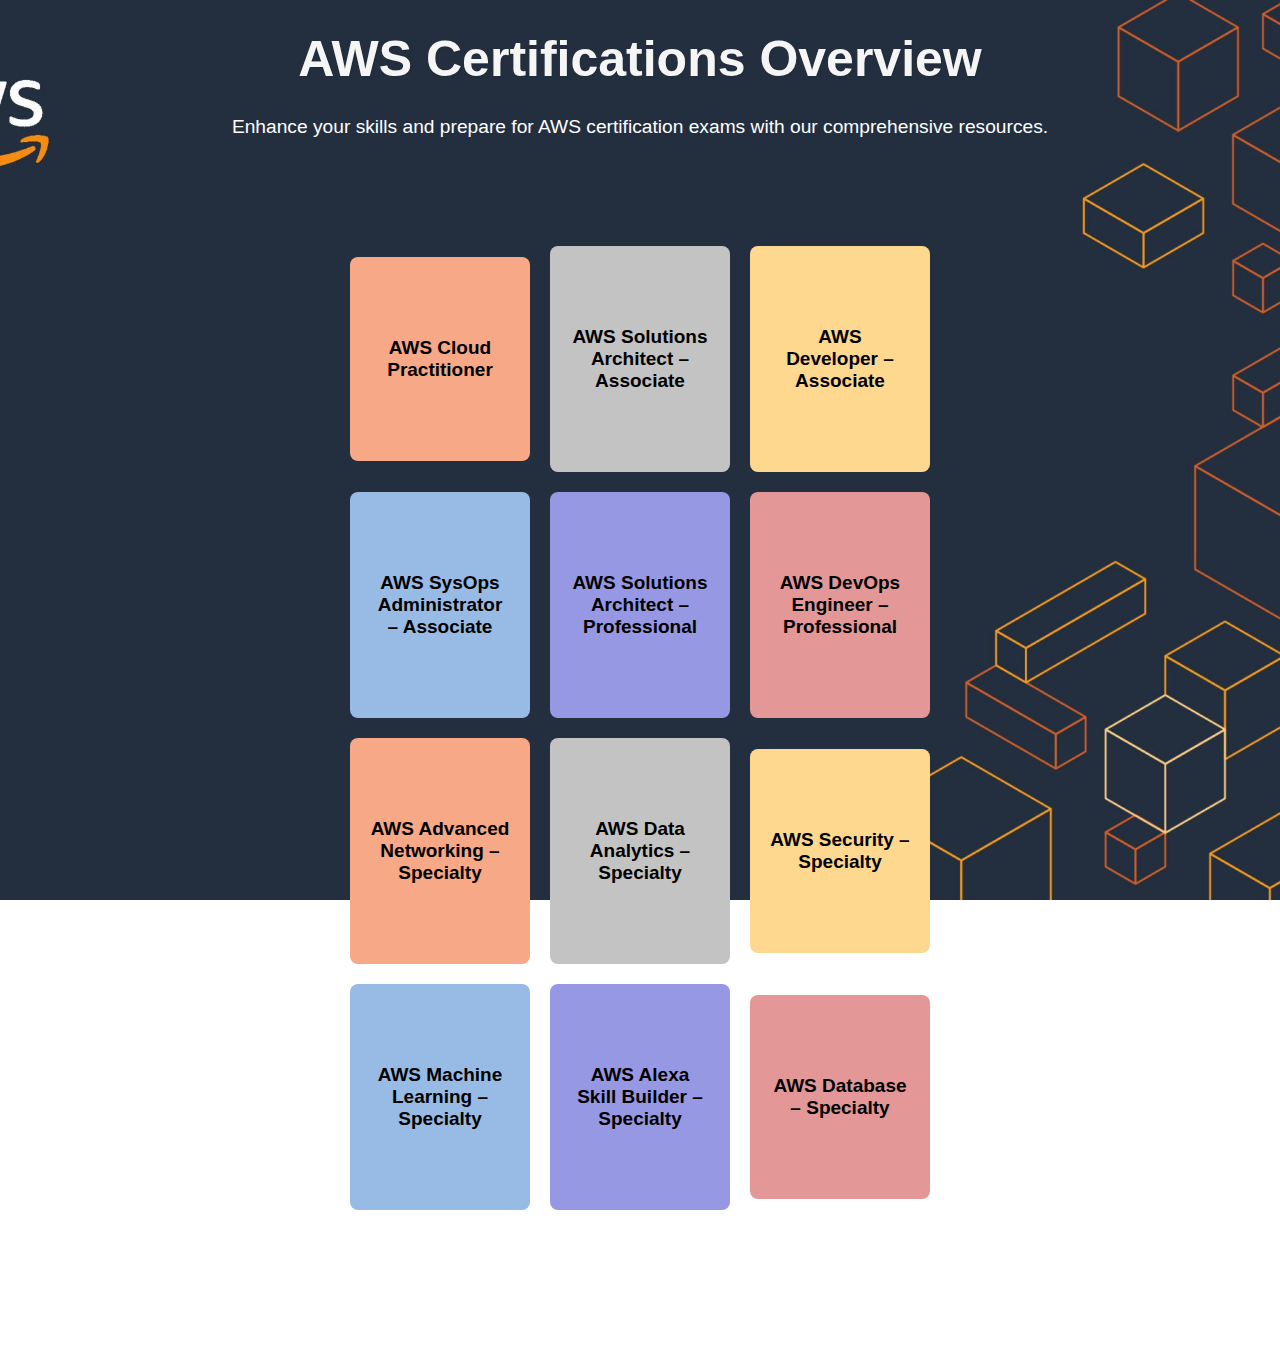
<file: index.html>
<!DOCTYPE html>
<html lang="en">
    <head>
        <meta charset="UTF-8">
        <meta name="viewport" content="width=device-width, initial-scale=1.0">
        <title>AWS Exam | Certification Overview</title>
        <meta name="description" content="Explore AWS certifications and enhance your cloud skills with comprehensive practice questions and answers for various AWS certifications.">
        <meta name="keywords" content="AWS, Certifications, Cloud Practitioner, Solutions Architect, Developer, SysOps, DevOps, Networking, Data Analytics, Security, Machine Learning, Alexa Skill Builder, Database">
        <meta name="author" content="Hicham Afif">
        <link rel="icon" href="icon32.png" sizes="32x32" type="image/png">
        <link rel="icon" href="icon512.png" sizes="512x512" type="image/png">
        <meta property="og:title" content="AWS Exam | Certification Overview">
        <meta property="og:description" content="Explore AWS certifications and enhance your cloud skills with practice questions and answers for all levels of expertise.">
        <meta property="og:image" content="https://aws-exam.online/cover.jpg"> <!-- Add a relevant image URL -->
        <meta property="og:url" content="https://aws-exam.online"> <!-- Your website URL -->
        <meta name="twitter:card" content="summary_large_image">
        <meta name="twitter:title" content="AWS Exam | Certification Overview">
        <meta name="twitter:description" content="Explore AWS certifications and enhance your cloud skills with practice questions and answers for all levels of expertise.">
        <meta name="twitter:image" content="https://aws-exam.online/cover.jpg"> <!-- Add a relevant image URL -->
        <link rel="stylesheet" href="styles.css">
        <script>
        window.dataLayer = window.dataLayer || [];
        function gtag(){dataLayer.push(arguments);}
        gtag('js', new Date());
        gtag('config', 'G-L27RT0EZZS');
        </script>
        <script async src="https://pagead2.googlesyndication.com/pagead/js/adsbygoogle.js?client=ca-pub-4438789362557863" crossorigin="anonymous"></script>
    </head>
<body>
    <header>
        <h1>AWS Certifications Overview</h1>
        <p>Enhance your skills and prepare for AWS certification exams with our comprehensive resources.</p>
    </header>
    
    <div class="container">
        <a href="aws-cloud-practitioner.html" class="rectangle">AWS Cloud Practitioner</a>
        <a href="aws-solutions-architect-associate.html" class="rectangle">AWS Solutions Architect – Associate</a>
        <a href="aws-developer-associate.html" class="rectangle">AWS Developer – Associate</a>
        <a href="aws-sysops-admin-associate.html" class="rectangle">AWS SysOps Administrator – Associate</a>
        <a href="aws-solutions-architect-professional.html" class="rectangle">AWS Solutions Architect – Professional</a>
        <a href="aws-devops-engineer-professional.html" class="rectangle">AWS DevOps Engineer – Professional</a>
        <a href="aws-advanced-networking-specialty.html" class="rectangle">AWS Advanced Networking – Specialty</a>
        <a href="aws-data-analytics-specialty.html" class="rectangle">AWS Data Analytics – Specialty</a>
        <a href="aws-security-specialty.html" class="rectangle">AWS Security – Specialty</a>
        <a href="aws-machine-learning-specialty.html" class="rectangle">AWS Machine Learning – Specialty</a>
        <a href="aws-alexa-skill-builder-specialty.html" class="rectangle">AWS Alexa Skill Builder – Specialty</a>
        <a href="aws-database-specialty.html" class="rectangle">AWS Database – Specialty</a>
    </div>

    <!-- Adsterra Ad Code -->
    <div id="ad-container">
        
    </div>

    
    <footer>
        <p>© 2024 AWS Exam - Your Guide to AWS Certification Succes</p>
    </footer>

</body>
</html>
</file>
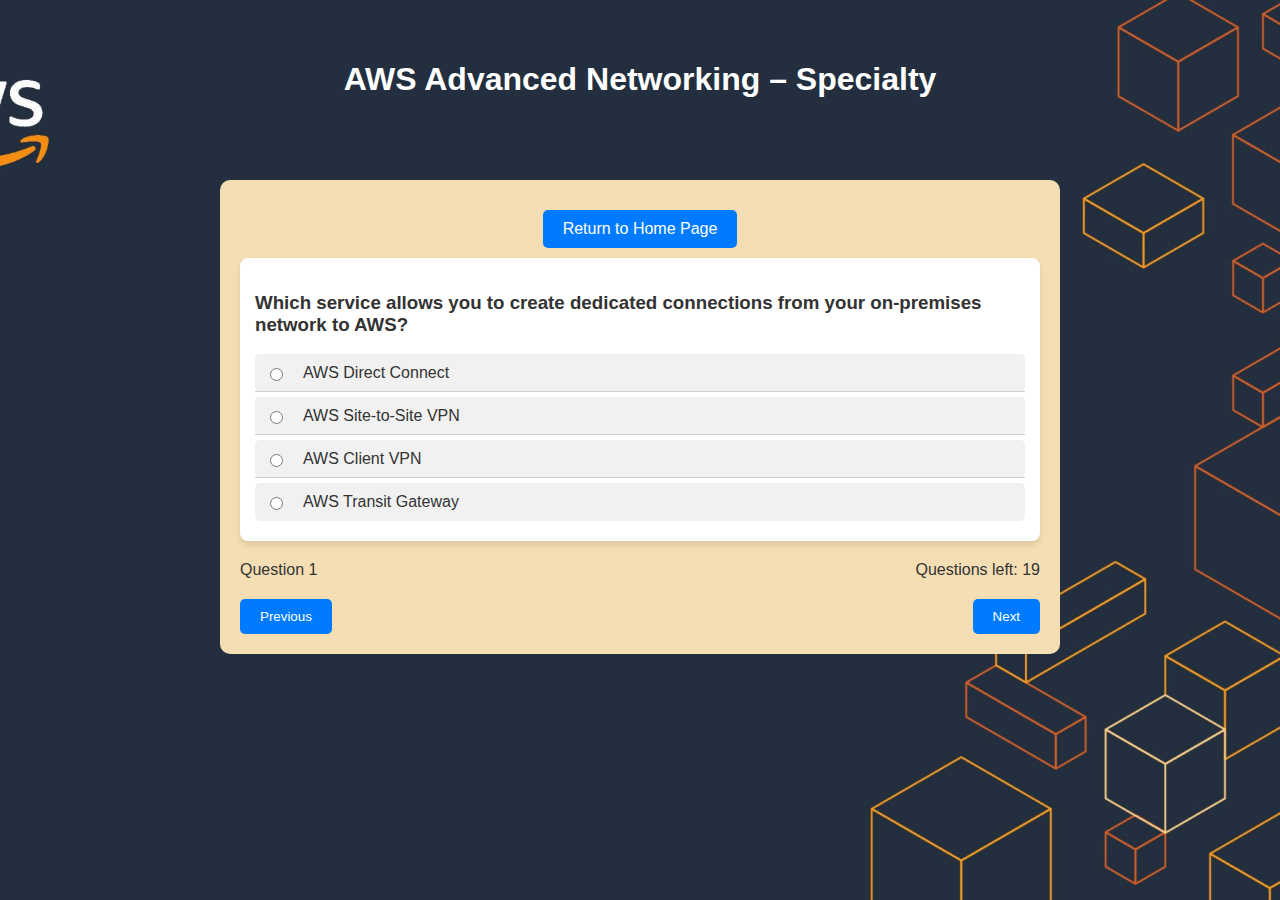
<file: aws-advanced-networking-specialty.html>
<!DOCTYPE html>
<html lang="en">
<head>
    <meta charset="UTF-8">
    <meta name="viewport" content="width=device-width, initial-scale=1.0">
    <title>AWS Advanced Networking – Specialty</title>
    <link rel="stylesheet" href="stylepages.css">
    <link rel="icon" href="icon32.png" sizes="32x32" type="image/png">
    <link rel="icon" href="icon512.png" sizes="512x512" type="image/png">
    <script async src="https://www.googletagmanager.com/gtag/js?id=G-L27RT0EZZS"></script>
    <script>
    window.dataLayer = window.dataLayer || [];
    function gtag(){dataLayer.push(arguments);}
    gtag('js', new Date());
    gtag('config', 'G-L27RT0EZZS');
    </script>
</head>
<body>
    <header>
        <h1>AWS Advanced Networking – Specialty</h1>
    </header>
    
    <main>
        <div id="question-container">
            <button id="home-button" onclick="location.href='index.html'">Return to Home Page</button>
            <div id="question-section" class="questions-section">
                <!-- Questions will be dynamically inserted here disabled -->
            </div>
            <div id="question-info">
                <span id="question-number">Question 1</span>
                <span id="questions-left">Questions left: 20</span>
            </div>
            <div id="navigation-buttons">
                <button id="prev-button" >Previous</button>
                <button id="next-button">Next</button>
            </div>
        </div>

        <div id="result" style="display:none;">
            <h2>Quiz Results</h2>
            <button class="retake-btn">Retake the Test</button>
            <button id="home-button" onclick="location.href='index.html'">Return to Home Page</button>
            <div id="question-review"></div>
        </div>
                
    </main>
    
    <script src="javascript/aws-advanced-networking-specialty.js"></script>
</body>
</html>
</file>
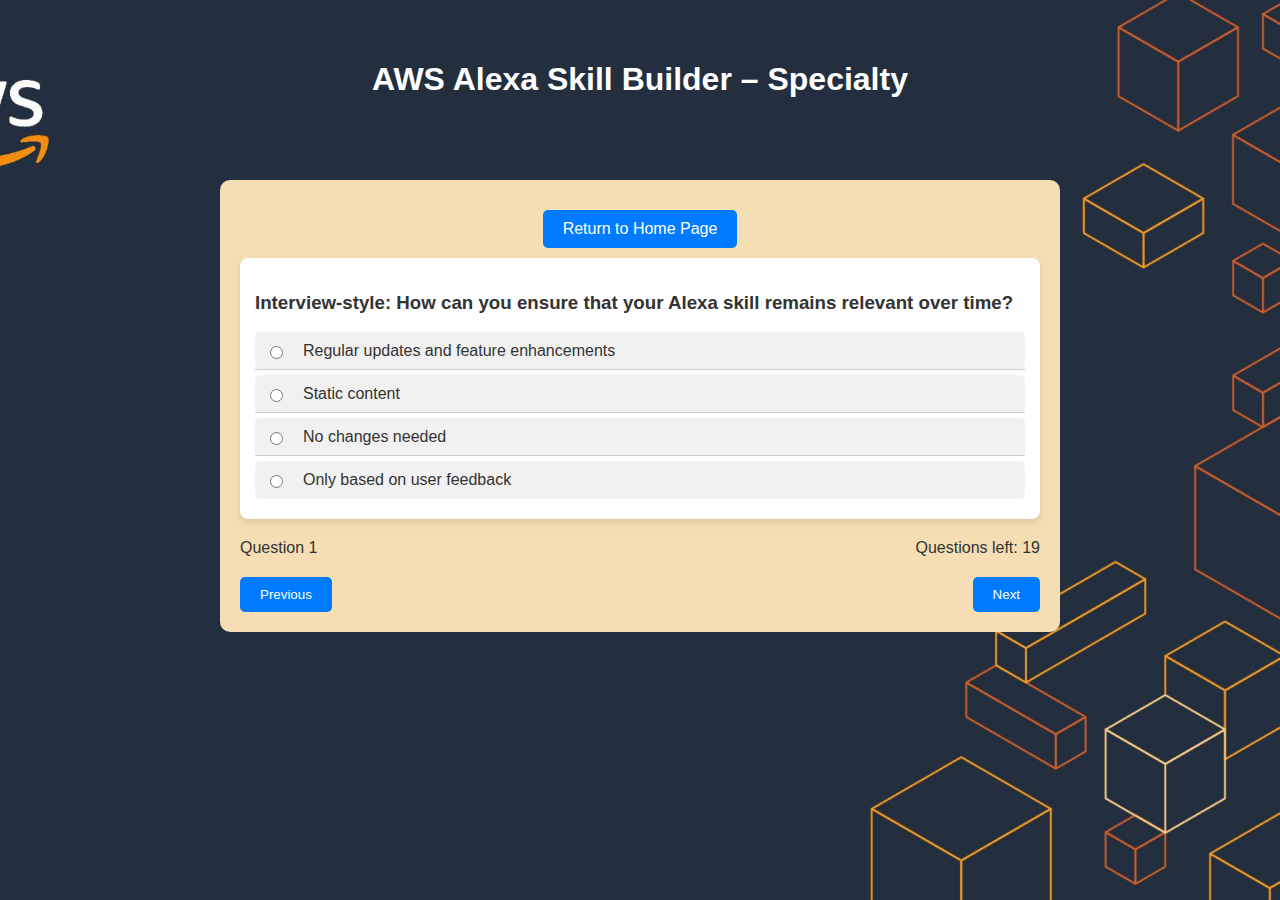
<file: aws-alexa-skill-builder-specialty.html>
<!DOCTYPE html>
<html lang="en">
<head>
    <meta charset="UTF-8">
    <meta name="viewport" content="width=device-width, initial-scale=1.0">
    <title>AWS Alexa Skill Builder – Specialty Quiz</title>
    <link rel="stylesheet" href="stylepages.css">
    <link rel="icon" href="icon32.png" sizes="32x32" type="image/png">
    <link rel="icon" href="icon512.png" sizes="512x512" type="image/png">
    <script async src="https://www.googletagmanager.com/gtag/js?id=G-L27RT0EZZS"></script>
    <script>
    window.dataLayer = window.dataLayer || [];
    function gtag(){dataLayer.push(arguments);}
    gtag('js', new Date());
    gtag('config', 'G-L27RT0EZZS');
    </script>
</head>
<body>
    <header>
        <h1>AWS Alexa Skill Builder – Specialty</h1>
    </header>
    
    <main>
        <div id="question-container">
            <button id="home-button" onclick="location.href='index.html'">Return to Home Page</button>
            <div id="question-section" class="questions-section">
                <!-- Questions will be dynamically inserted here disabled -->
            </div>
            <div id="question-info">
                <span id="question-number">Question 1</span>
                <span id="questions-left">Questions left: 20</span>
            </div>
            <div id="navigation-buttons">
                <button id="prev-button" >Previous</button>
                <button id="next-button">Next</button>
            </div>
        </div>

        <div id="result" style="display:none;">
            <h2>Quiz Results</h2>
            <button class="retake-btn">Retake the Test</button>
            <button id="home-button" onclick="location.href='index.html'">Return to Home Page</button>
            <div id="question-review"></div>
        </div>
                
    </main>
    
    <script src="javascript/aws-alexa-skill-builder-specialty.js"></script>
</body>
</html>
</file>
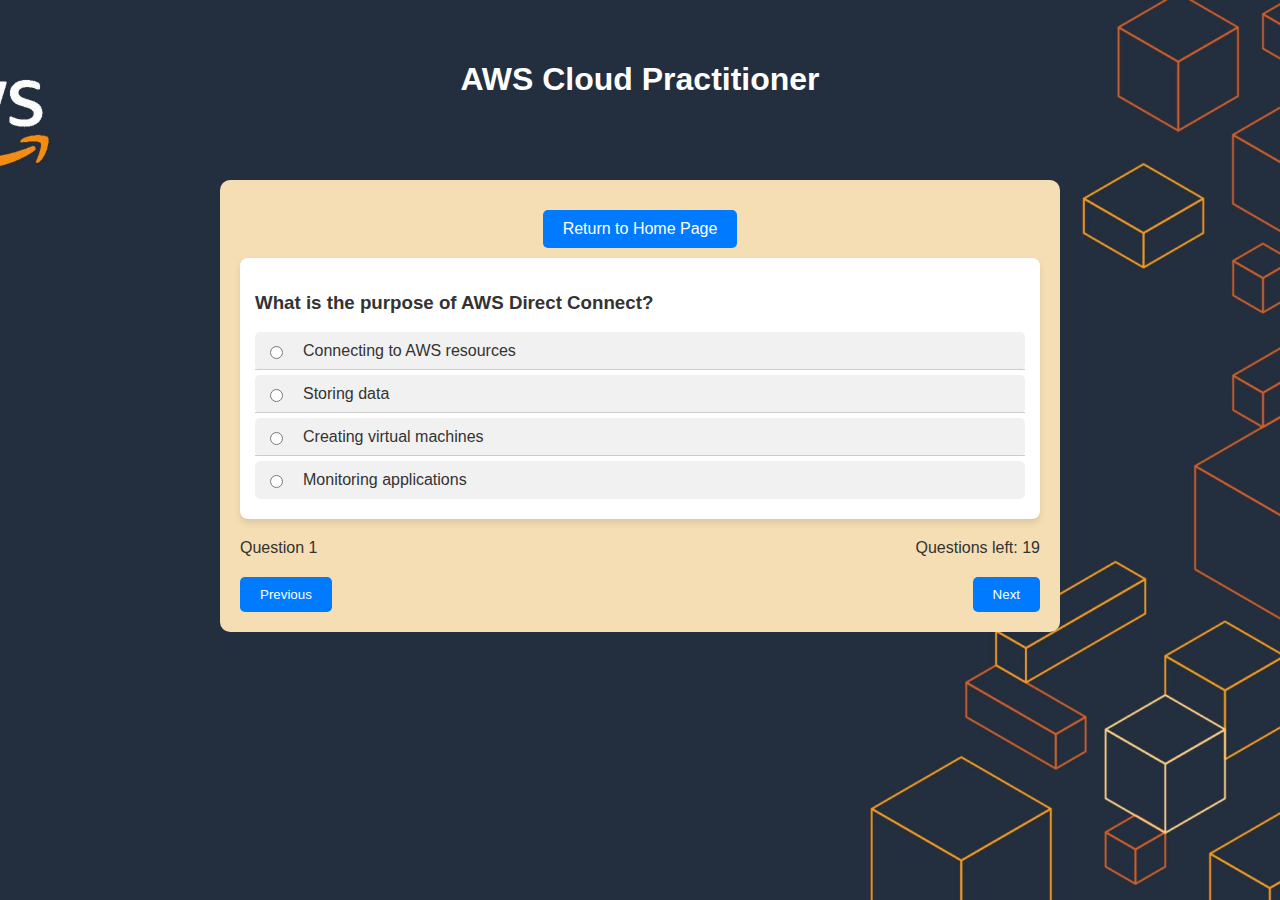
<file: aws-cloud-practitioner.html>
<!DOCTYPE html>
<html lang="en">
<head>
    <meta charset="UTF-8">
    <meta name="viewport" content="width=device-width, initial-scale=1.0">
    <title>AWS Cloud Practitioner Quiz</title>
    <link rel="stylesheet" href="stylepages.css">
    <link rel="icon" href="icon32.png" sizes="32x32" type="image/png">
    <link rel="icon" href="icon512.png" sizes="512x512" type="image/png">
    <script async src="https://www.googletagmanager.com/gtag/js?id=G-L27RT0EZZS"></script>
    <script>
    window.dataLayer = window.dataLayer || [];
    function gtag(){dataLayer.push(arguments);}
    gtag('js', new Date());
    gtag('config', 'G-L27RT0EZZS');
    </script>
</head>
<body>
    <header>
        <h1>AWS Cloud Practitioner</h1>
    </header>
    
    <main>
        <div id="question-container">
            <button id="home-button" onclick="location.href='index.html'">Return to Home Page</button>
            <div id="question-section" class="questions-section">
                <!-- Questions will be dynamically inserted here disabled -->
            </div>
            <div id="question-info">
                <span id="question-number">Question 1</span>
                <span id="questions-left">Questions left: 20</span>
            </div>
            <div id="navigation-buttons">
                <button id="prev-button" >Previous</button>
                <button id="next-button">Next</button>
            </div>
        </div>

        <div id="result" style="display:none;">
            <h2>Quiz Results</h2>
            <button class="retake-btn">Retake the Test</button>
            <button id="home-button" onclick="location.href='index.html'">Return to Home Page</button>
            <div id="question-review"></div>
        </div>
                
    </main>


    <script src="javascript/aws-cloud-practitioner.js"></script>
</body>
</html>
</file>
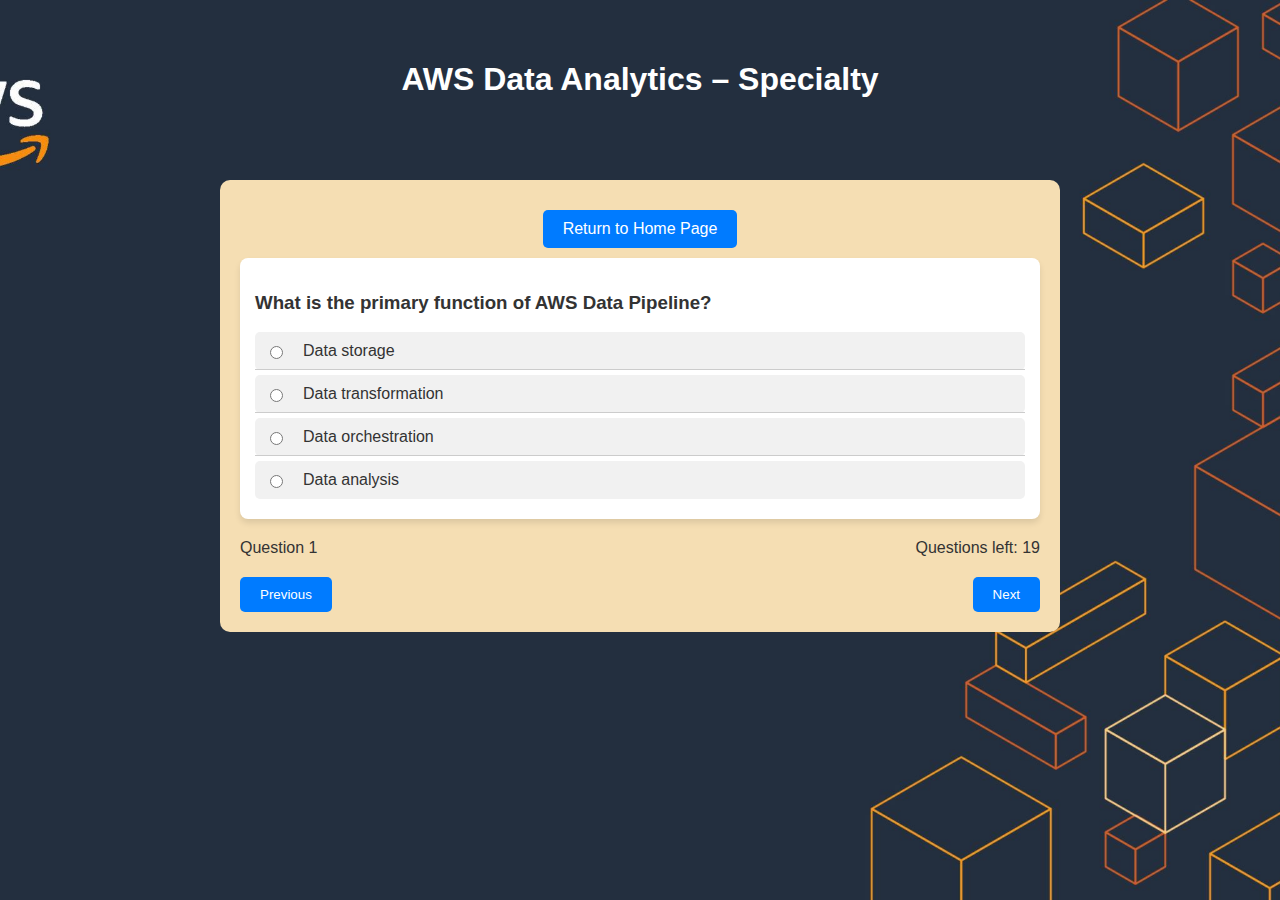
<file: aws-data-analytics-specialty.html>
<!DOCTYPE html>
<html lang="en">
<head>
    <meta charset="UTF-8">
    <meta name="viewport" content="width=device-width, initial-scale=1.0">
    <title>AWS Data Analytics – Specialty Quiz</title>
    <link rel="stylesheet" href="stylepages.css">
    <link rel="icon" href="icon32.png" sizes="32x32" type="image/png">
    <link rel="icon" href="icon512.png" sizes="512x512" type="image/png">
    <script async src="https://www.googletagmanager.com/gtag/js?id=G-L27RT0EZZS"></script>
    <script>
    window.dataLayer = window.dataLayer || [];
    function gtag(){dataLayer.push(arguments);}
    gtag('js', new Date());
    gtag('config', 'G-L27RT0EZZS');
    </script>
</head>
<body>
    <header>
        <h1>AWS Data Analytics – Specialty</h1>
    </header>
    
    <main>
        <div id="question-container">
            <button id="home-button" onclick="location.href='index.html'">Return to Home Page</button>
            <div id="question-section" class="questions-section">
                <!-- Questions will be dynamically inserted here disabled -->
            </div>
            <div id="question-info">
                <span id="question-number">Question 1</span>
                <span id="questions-left">Questions left: 20</span>
            </div>
            <div id="navigation-buttons">
                <button id="prev-button" >Previous</button>
                <button id="next-button">Next</button>
            </div>
        </div>

        <div id="result" style="display:none;">
            <h2>Quiz Results</h2>
            <button class="retake-btn">Retake the Test</button>
            <button id="home-button" onclick="location.href='index.html'">Return to Home Page</button>
            <div id="question-review"></div>
        </div>
                
    </main>

    <script src="javascript/aws-data-analytics-specialty.js"></script>
</body>
</html>
</file>
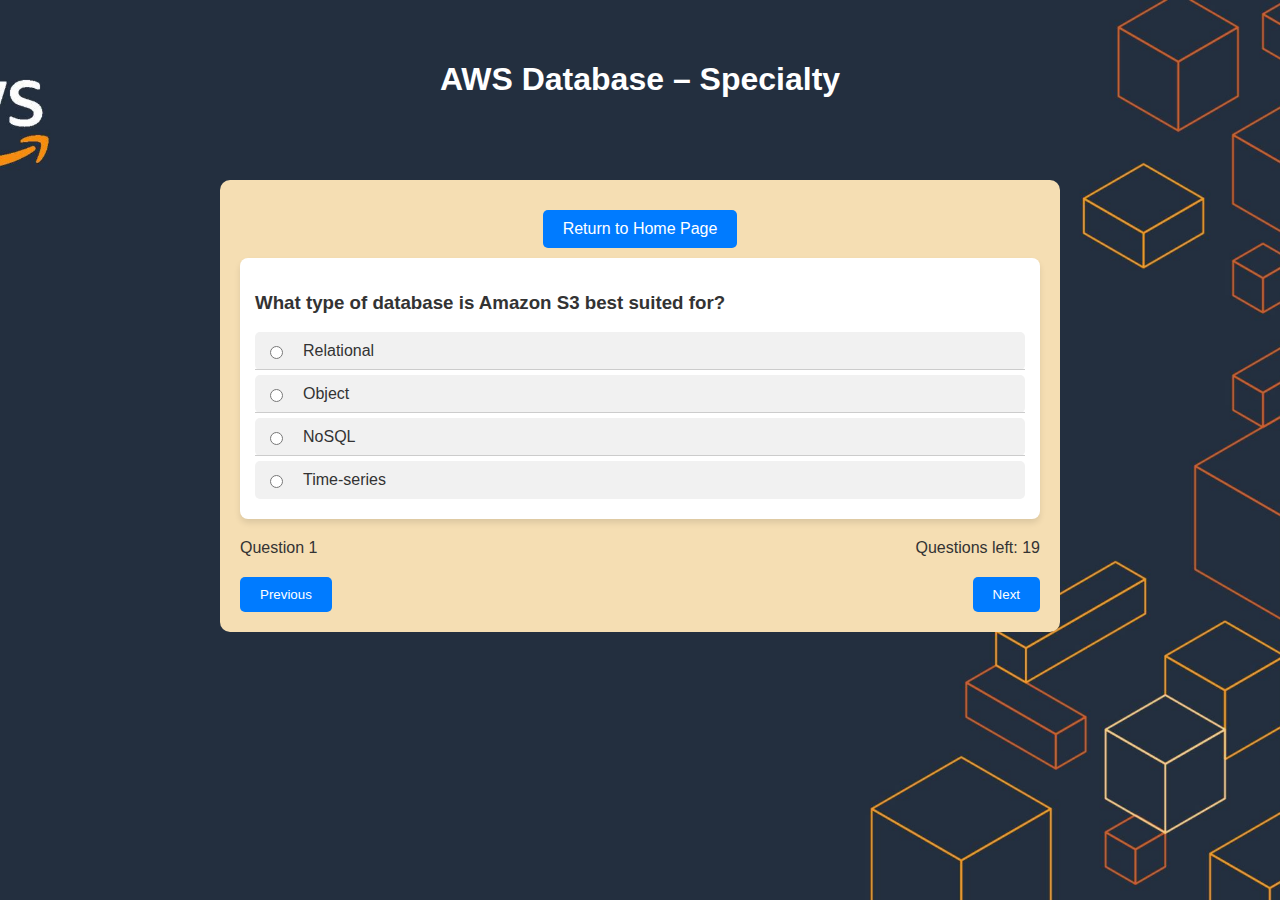
<file: aws-database-specialty.html>
<!DOCTYPE html>
<html lang="en">
<head>
    <meta charset="UTF-8">
    <meta name="viewport" content="width=device-width, initial-scale=1.0">
    <title>AWS Database – Specialty Quiz</title>
    <link rel="stylesheet" href="stylepages.css">
    <link rel="icon" href="icon32.png" sizes="32x32" type="image/png">
    <link rel="icon" href="icon512.png" sizes="512x512" type="image/png">
    <script async src="https://www.googletagmanager.com/gtag/js?id=G-L27RT0EZZS"></script>
    <script>
    window.dataLayer = window.dataLayer || [];
    function gtag(){dataLayer.push(arguments);}
    gtag('js', new Date());
    gtag('config', 'G-L27RT0EZZS');
    </script>
</head>
<body>
    <header>
        <h1>AWS Database – Specialty</h1>
    </header>
    
    <main>
        <div id="question-container">
            <button id="home-button" onclick="location.href='index.html'">Return to Home Page</button>
            <div id="question-section" class="questions-section">
                <!-- Questions will be dynamically inserted here disabled -->
            </div>
            <div id="question-info">
                <span id="question-number">Question 1</span>
                <span id="questions-left">Questions left: 20</span>
            </div>
            <div id="navigation-buttons">
                <button id="prev-button" >Previous</button>
                <button id="next-button">Next</button>
            </div>
        </div>

        <div id="result" style="display:none;">
            <h2>Quiz Results</h2>
            <button class="retake-btn">Retake the Test</button>
            <button id="home-button" onclick="location.href='index.html'">Return to Home Page</button>
            <div id="question-review"></div>
        </div>
                
    </main>
    
    <script src="javascript/aws-database-specialty.js"></script>
</body>
</html>
</file>
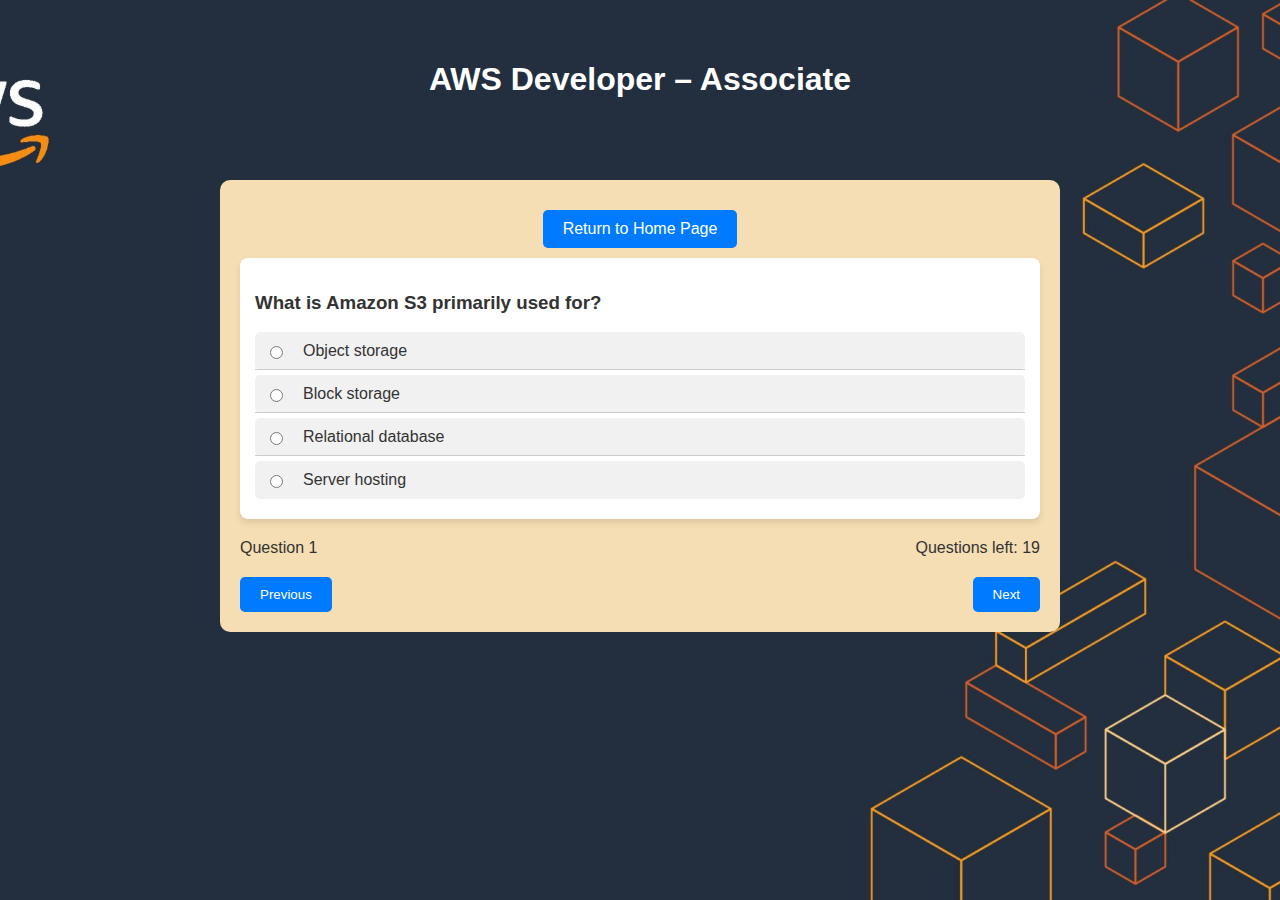
<file: aws-developer-associate.html>
<!DOCTYPE html>
<html lang="en">
<head>
    <meta charset="UTF-8">
    <meta name="viewport" content="width=device-width, initial-scale=1.0">
    <title>AWS Developer – Associate Quiz</title>
    <link rel="stylesheet" href="stylepages.css">
    <link rel="icon" href="icon32.png" sizes="32x32" type="image/png">
    <link rel="icon" href="icon512.png" sizes="512x512" type="image/png">
    <script async src="https://www.googletagmanager.com/gtag/js?id=G-L27RT0EZZS"></script>
    <script>
    window.dataLayer = window.dataLayer || [];
    function gtag(){dataLayer.push(arguments);}
    gtag('js', new Date());
    gtag('config', 'G-L27RT0EZZS');
    </script>
</head>
<body>
    <header>
        <h1>AWS Developer – Associate</h1>
    </header>
    
    <main>
        <div id="question-container">
            <button id="home-button" onclick="location.href='index.html'">Return to Home Page</button>
            <div id="question-section" class="questions-section">
                <!-- Questions will be dynamically inserted here disabled -->
            </div>
            <div id="question-info">
                <span id="question-number">Question 1</span>
                <span id="questions-left">Questions left: 20</span>
            </div>
            <div id="navigation-buttons">
                <button id="prev-button" >Previous</button>
                <button id="next-button">Next</button>
            </div>
        </div>

        <div id="result" style="display:none;">
            <h2>Quiz Results</h2>
            <button class="retake-btn">Retake the Test</button>
            <button id="home-button" onclick="location.href='index.html'">Return to Home Page</button>
            <div id="question-review"></div>
        </div>
                
    </main>
    
    <script src="javascript/aws-developer-associate.js"></script>
</body>
</html>
</file>
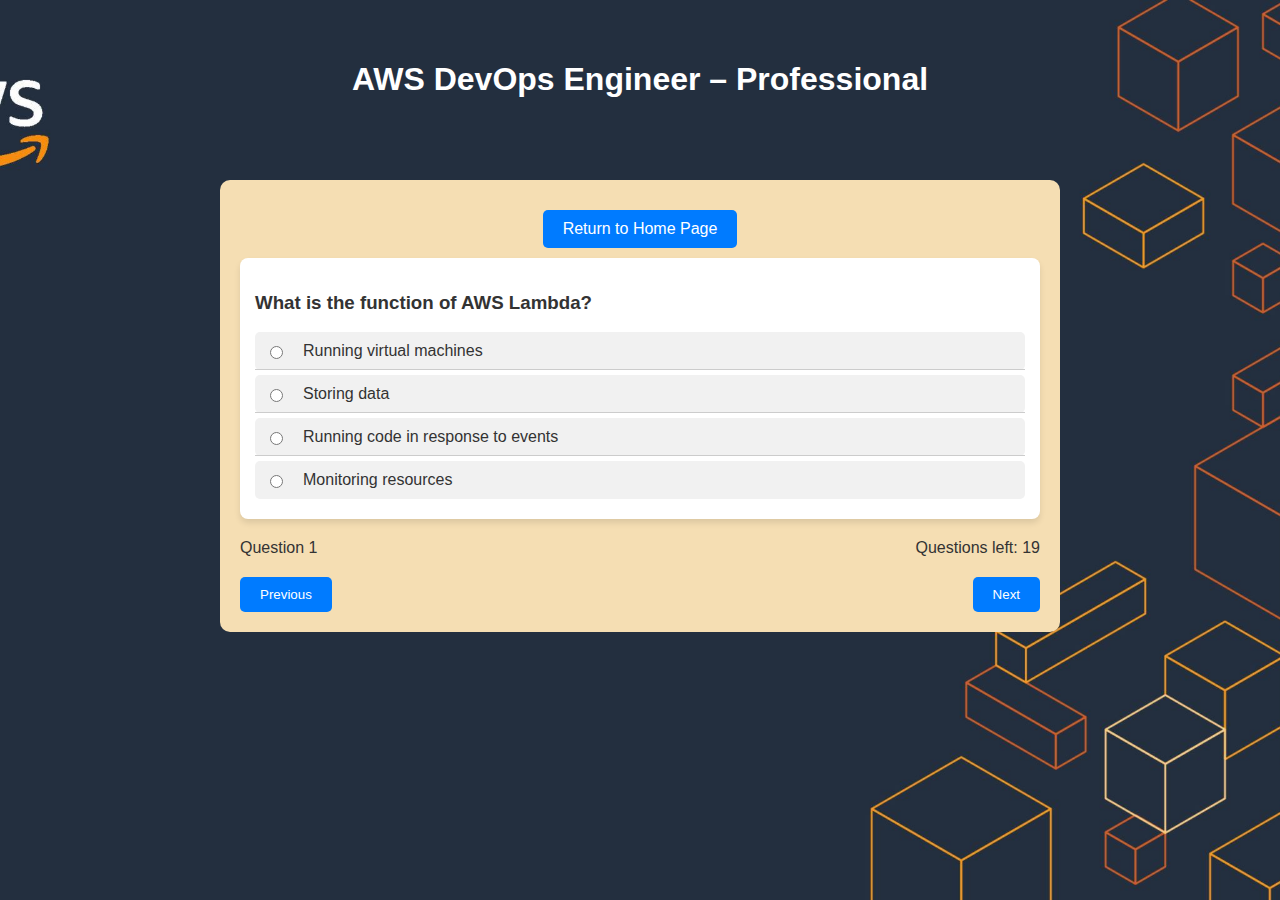
<file: aws-devops-engineer-professional.html>
<!DOCTYPE html>
<html lang="en">
<head>
    <meta charset="UTF-8">
    <meta name="viewport" content="width=device-width, initial-scale=1.0">
    <title>AWS DevOps Engineer – Professional Quiz</title>
    <link rel="stylesheet" href="stylepages.css">
    <link rel="icon" href="icon32.png" sizes="32x32" type="image/png">
    <link rel="icon" href="icon512.png" sizes="512x512" type="image/png">
    <script async src="https://www.googletagmanager.com/gtag/js?id=G-L27RT0EZZS"></script>
    <script>
    window.dataLayer = window.dataLayer || [];
    function gtag(){dataLayer.push(arguments);}
    gtag('js', new Date());
    gtag('config', 'G-L27RT0EZZS');
    </script>
</head>
<body>
    <header>
        <h1>AWS DevOps Engineer – Professional</h1>
    </header>
    
    <main>
        <div id="question-container">
            <button id="home-button" onclick="location.href='index.html'">Return to Home Page</button>
            <div id="question-section" class="questions-section">
                <!-- Questions will be dynamically inserted here disabled -->
            </div>
            <div id="question-info">
                <span id="question-number">Question 1</span>
                <span id="questions-left">Questions left: 20</span>
            </div>
            <div id="navigation-buttons">
                <button id="prev-button" >Previous</button>
                <button id="next-button">Next</button>
            </div>
        </div>

        <div id="result" style="display:none;">
            <h2>Quiz Results</h2>
            <button class="retake-btn">Retake the Test</button>
            <button id="home-button" onclick="location.href='index.html'">Return to Home Page</button>
            <div id="question-review"></div>
        </div>
                
    </main>

    <script src="javascript/aws-devops-engineer-professional.js"></script>
</body>
</html>
</file>
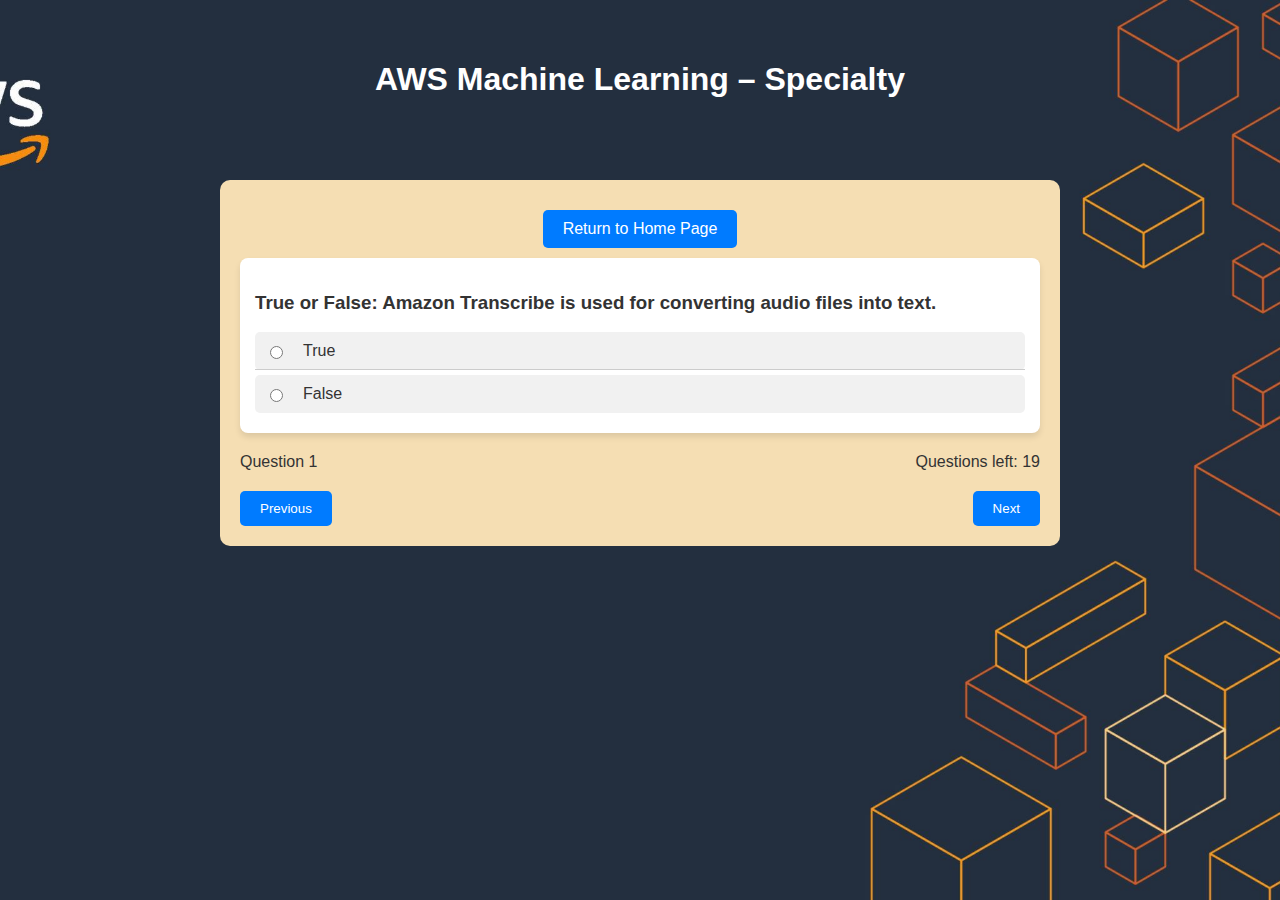
<file: aws-machine-learning-specialty.html>
<!DOCTYPE html>
<html lang="en">
<head>
    <meta charset="UTF-8">
    <meta name="viewport" content="width=device-width, initial-scale=1.0">
    <title>AWS Machine Learning – Specialty Quiz</title>
    <link rel="stylesheet" href="stylepages.css">
    <link rel="icon" href="icon32.png" sizes="32x32" type="image/png">
    <link rel="icon" href="icon512.png" sizes="512x512" type="image/png">
    <script async src="https://www.googletagmanager.com/gtag/js?id=G-L27RT0EZZS"></script>
    <script>
    window.dataLayer = window.dataLayer || [];
    function gtag(){dataLayer.push(arguments);}
    gtag('js', new Date());
    gtag('config', 'G-L27RT0EZZS');
    </script>
</head>
<body>
    <header>
        <h1>AWS Machine Learning – Specialty</h1>
    </header>
    
    <main>
        <div id="question-container">
            <button id="home-button" onclick="location.href='index.html'">Return to Home Page</button>
            <div id="question-section" class="questions-section">
                <!-- Questions will be dynamically inserted here disabled -->
            </div>
            <div id="question-info">
                <span id="question-number">Question 1</span>
                <span id="questions-left">Questions left: 20</span>
            </div>
            <div id="navigation-buttons">
                <button id="prev-button" >Previous</button>
                <button id="next-button">Next</button>
            </div>
        </div>

        <div id="result" style="display:none;">
            <h2>Quiz Results</h2>
            <button class="retake-btn">Retake the Test</button>
            <button id="home-button" onclick="location.href='index.html'">Return to Home Page</button>
            <div id="question-review"></div>
        </div>
                
    </main>
    
    <script src="javascript/aws-machine-learning-specialty.js"></script>
</body>
</html>
</file>
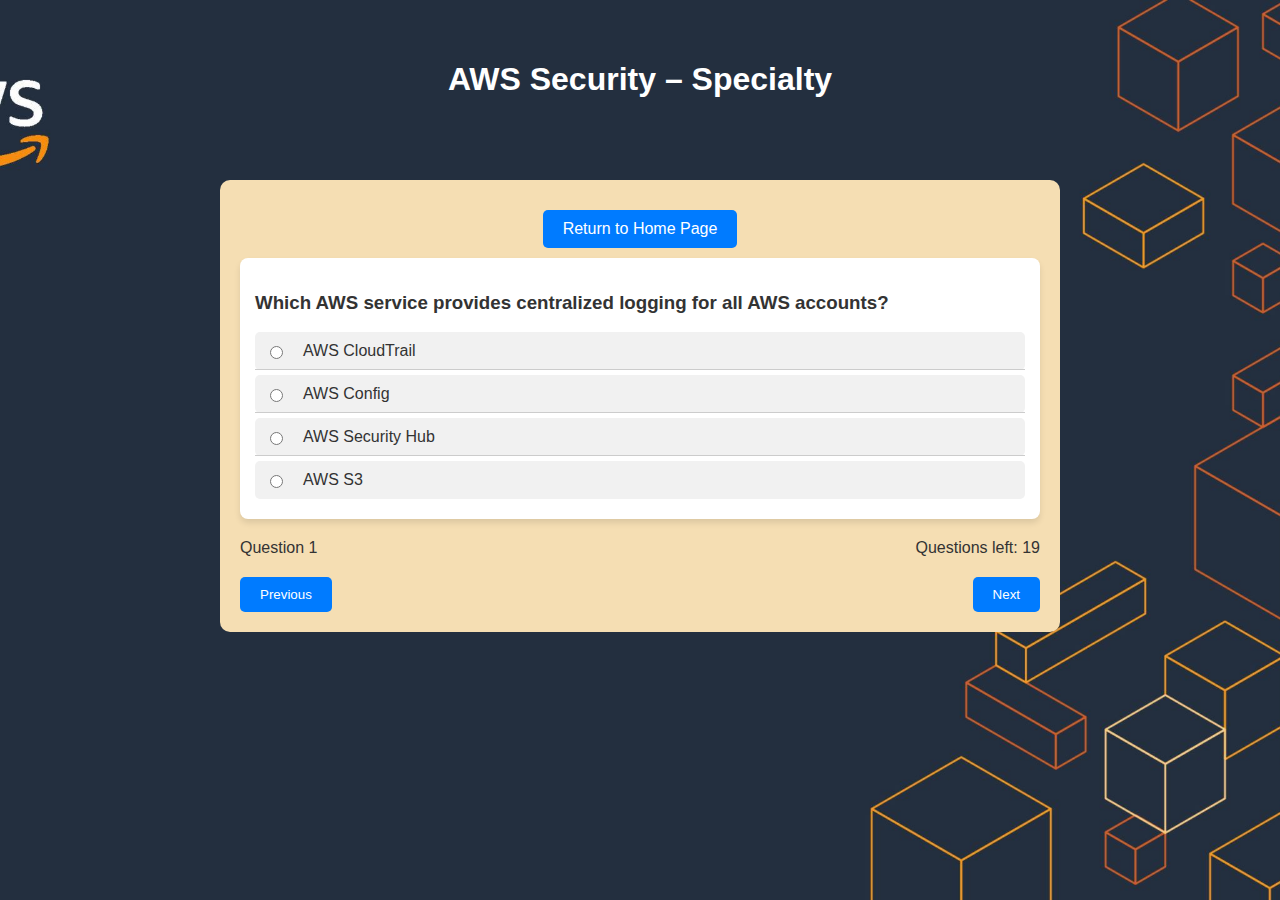
<file: aws-security-specialty.html>
<!DOCTYPE html>
<html lang="en">
<head>
    <meta charset="UTF-8">
    <meta name="viewport" content="width=device-width, initial-scale=1.0">
    <title>AWS Security – Specialty Quiz</title>
    <link rel="stylesheet" href="stylepages.css">
    <link rel="icon" href="icon32.png" sizes="32x32" type="image/png">
    <link rel="icon" href="icon512.png" sizes="512x512" type="image/png">
    <script async src="https://www.googletagmanager.com/gtag/js?id=G-L27RT0EZZS"></script>
    <script>
    window.dataLayer = window.dataLayer || [];
    function gtag(){dataLayer.push(arguments);}
    gtag('js', new Date());
    gtag('config', 'G-L27RT0EZZS');
    </script>
</head>
<body>
    <header>
        <h1>AWS Security – Specialty</h1>
    </header>
    
    <main>
        <div id="question-container">
            <button id="home-button" onclick="location.href='index.html'">Return to Home Page</button>
            <div id="question-section" class="questions-section">
                <!-- Questions will be dynamically inserted here disabled -->
            </div>
            <div id="question-info">
                <span id="question-number">Question 1</span>
                <span id="questions-left">Questions left: 20</span>
            </div>
            <div id="navigation-buttons">
                <button id="prev-button" >Previous</button>
                <button id="next-button">Next</button>
            </div>
        </div>

        <div id="result" style="display:none;">
            <h2>Quiz Results</h2>
            <button class="retake-btn">Retake the Test</button>
            <button id="home-button" onclick="location.href='index.html'">Return to Home Page</button>
            <div id="question-review"></div>
        </div>
                
    </main>

    <script src="javascript/aws-security-specialty.js"></script>
</body>
</html>
</file>
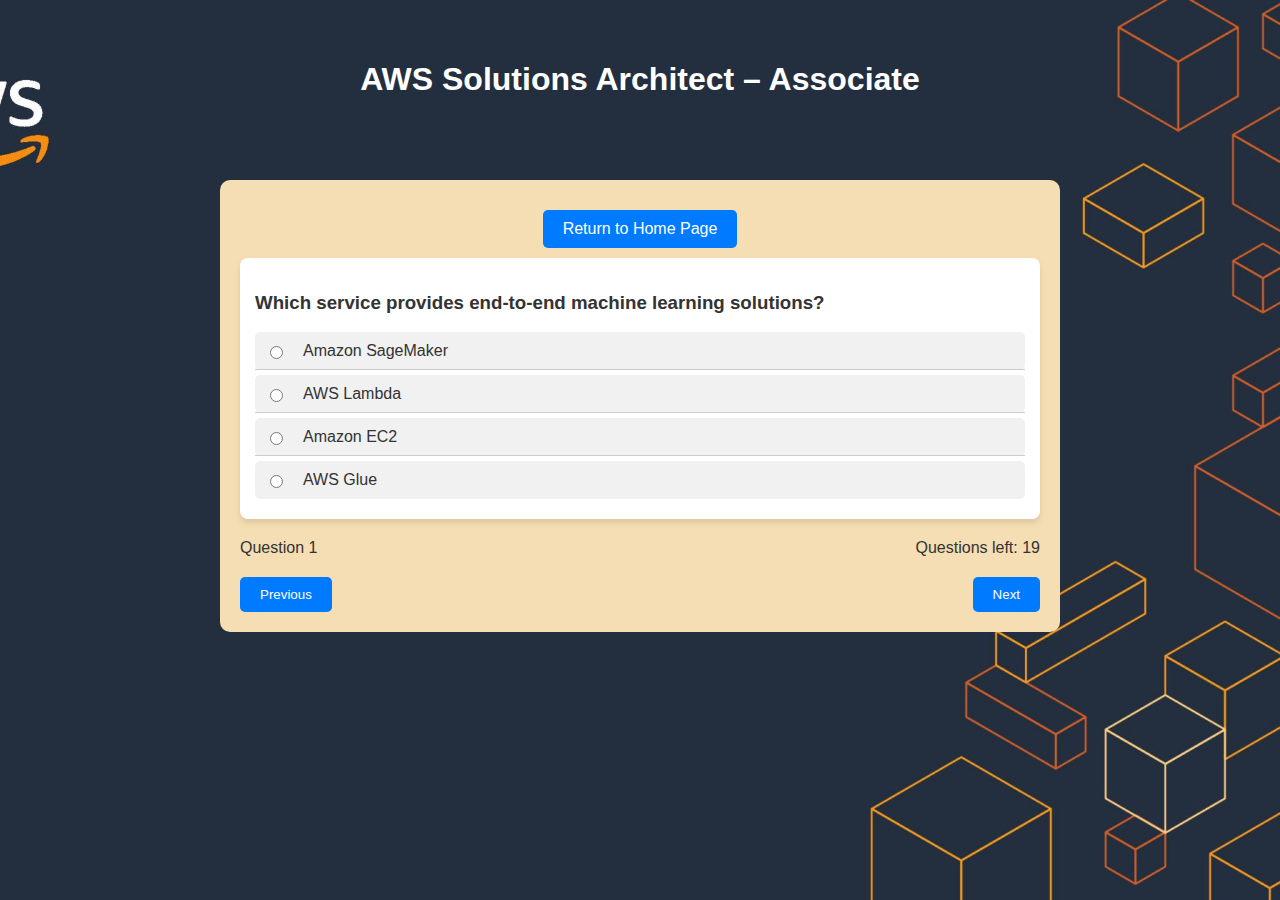
<file: aws-solutions-architect-associate.html>
<!DOCTYPE html>
<html lang="en">
<head>
    <meta charset="UTF-8">
    <meta name="viewport" content="width=device-width, initial-scale=1.0">
    <title>AWS Solutions Architect – Associate Quiz</title>
    <link rel="stylesheet" href="stylepages.css">
    <link rel="icon" href="icon32.png" sizes="32x32" type="image/png">
    <link rel="icon" href="icon512.png" sizes="512x512" type="image/png">
    <script async src="https://www.googletagmanager.com/gtag/js?id=G-L27RT0EZZS"></script>
    <script>
    window.dataLayer = window.dataLayer || [];
    function gtag(){dataLayer.push(arguments);}
    gtag('js', new Date());
    gtag('config', 'G-L27RT0EZZS');
    </script>
</head>
<body>
    <header>
        <h1>AWS Solutions Architect – Associate</h1>
    </header>
    
    <main>
        <div id="question-container">
            <button id="home-button" onclick="location.href='index.html'">Return to Home Page</button>
            <div id="question-section" class="questions-section">
                <!-- Questions will be dynamically inserted here disabled -->
            </div>
            <div id="question-info">
                <span id="question-number">Question 1</span>
                <span id="questions-left">Questions left: 20</span>
            </div>
            <div id="navigation-buttons">
                <button id="prev-button" >Previous</button>
                <button id="next-button">Next</button>
            </div>
        </div>

        <div id="result" style="display:none;">
            <h2>Quiz Results</h2>
            <button class="retake-btn">Retake the Test</button>
            <button id="home-button" onclick="location.href='index.html'">Return to Home Page</button>
            <div id="question-review"></div>
        </div>
                
    </main>
    
    <script src="javascript/aws-solutions-architect-associate.js"></script>
</body>
</html>
</file>
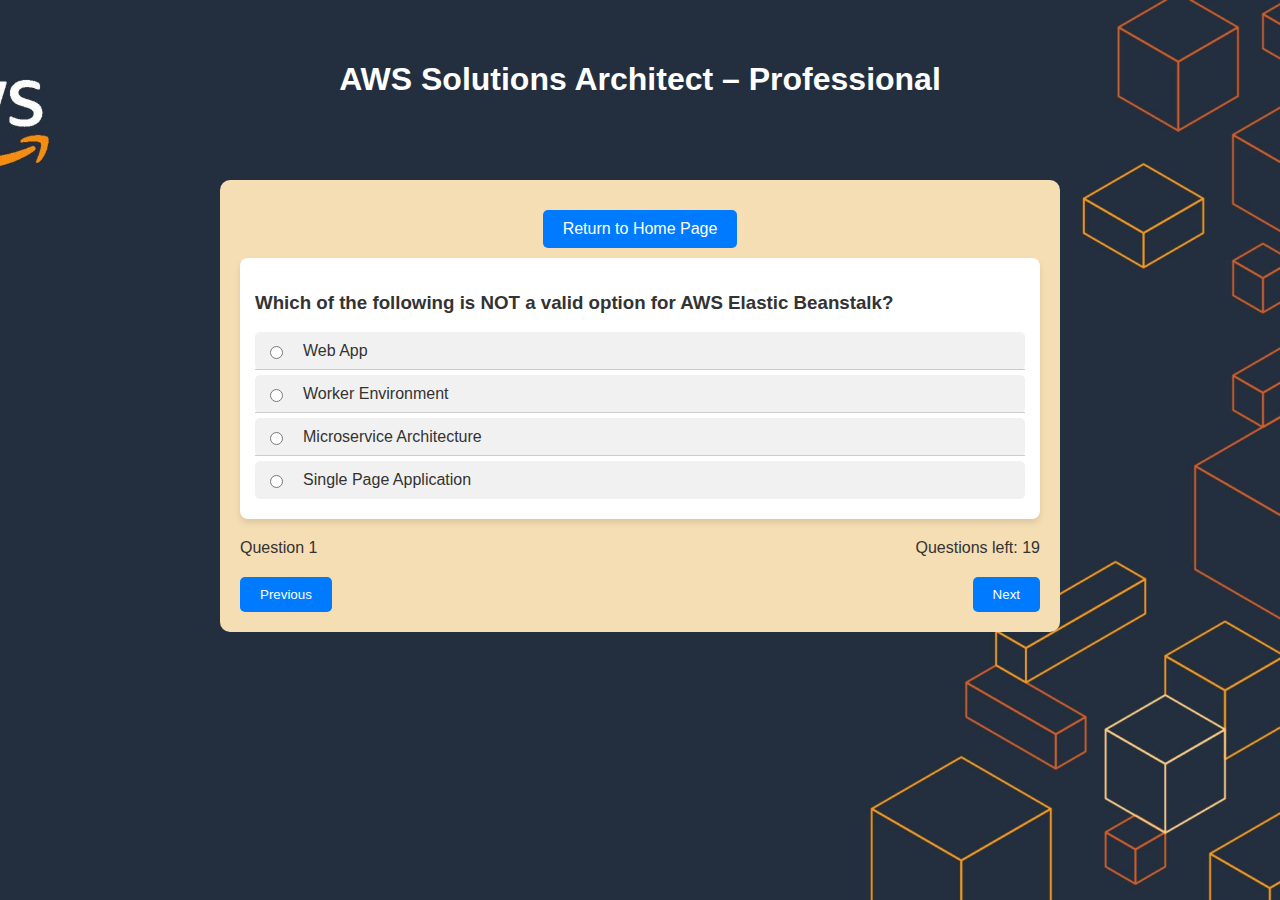
<file: aws-solutions-architect-professional.html>
<!DOCTYPE html>
<html lang="en">
<head>
    <meta charset="UTF-8">
    <meta name="viewport" content="width=device-width, initial-scale=1.0">
    <title>AWS Solutions Architect – Professional Quiz</title>
    <link rel="stylesheet" href="stylepages.css">
    <link rel="icon" href="icon32.png" sizes="32x32" type="image/png">
    <link rel="icon" href="icon512.png" sizes="512x512" type="image/png">
    <script async src="https://www.googletagmanager.com/gtag/js?id=G-L27RT0EZZS"></script>
    <script>
    window.dataLayer = window.dataLayer || [];
    function gtag(){dataLayer.push(arguments);}
    gtag('js', new Date());
    gtag('config', 'G-L27RT0EZZS');
    </script>
</head>
<body>
    <header>
        <h1>AWS Solutions Architect – Professional</h1>
    </header>
    
    <main>
        <div id="question-container">
            <button id="home-button" onclick="location.href='index.html'">Return to Home Page</button>
            <div id="question-section" class="questions-section">
                <!-- Questions will be dynamically inserted here disabled -->
            </div>
            <div id="question-info">
                <span id="question-number">Question 1</span>
                <span id="questions-left">Questions left: 20</span>
            </div>
            <div id="navigation-buttons">
                <button id="prev-button" >Previous</button>
                <button id="next-button">Next</button>
            </div>
        </div>

        <div id="result" style="display:none;">
            <h2>Quiz Results</h2>
            <button class="retake-btn">Retake the Test</button>
            <button id="home-button" onclick="location.href='index.html'">Return to Home Page</button>
            <div id="question-review"></div>
        </div>
                
    </main>

    <script src="javascript/aws-solutions-architect-professional.js"></script>
</body>
</html>
</file>
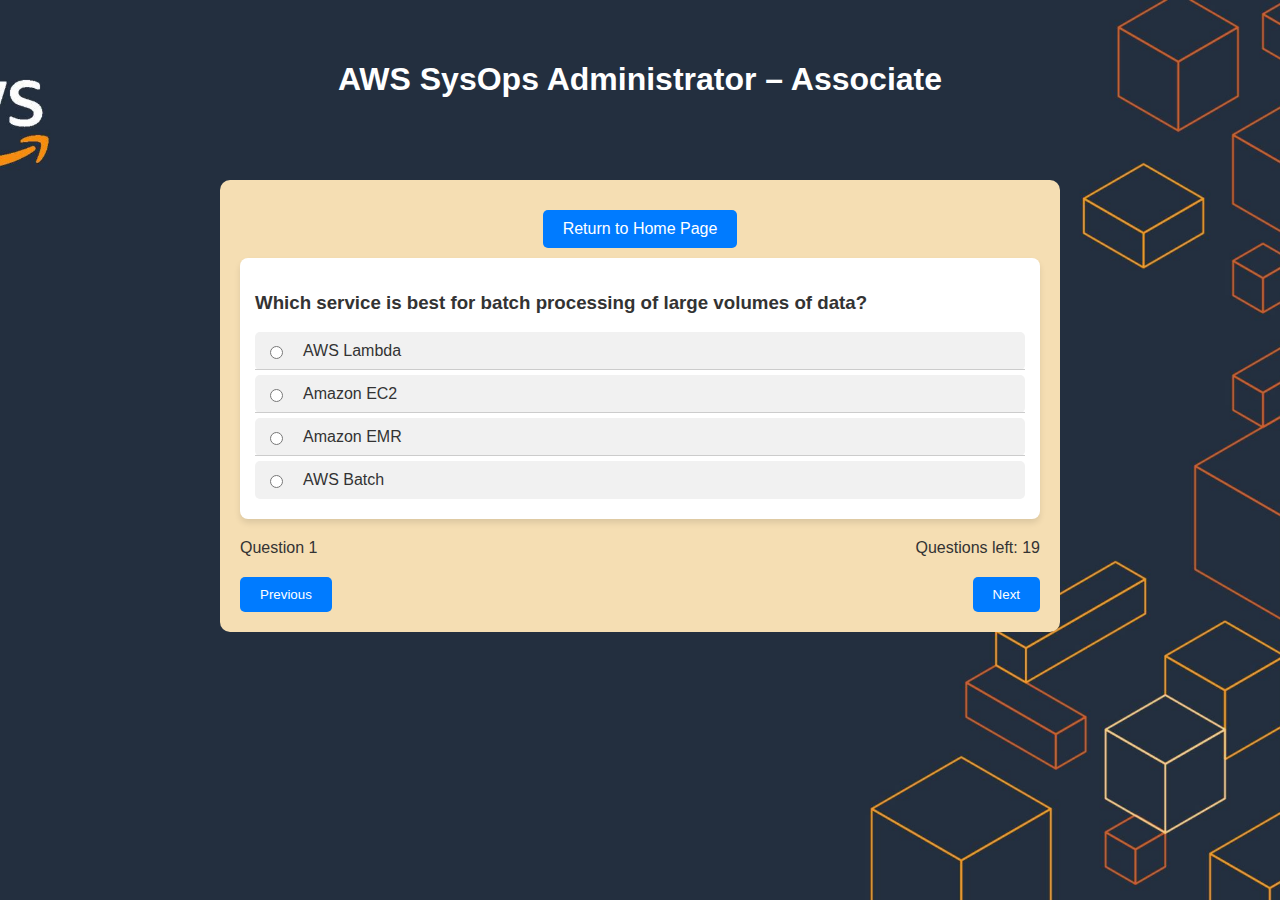
<file: aws-sysops-admin-associate.html>
<!DOCTYPE html>
<html lang="en">
<head>
    <meta charset="UTF-8">
    <meta name="viewport" content="width=device-width, initial-scale=1.0">
    <title>AWS SysOps Administrator – Associate Quiz</title>
    <link rel="stylesheet" href="stylepages.css">
    <link rel="icon" href="icon32.png" sizes="32x32" type="image/png">
    <link rel="icon" href="icon512.png" sizes="512x512" type="image/png">
    <script async src="https://www.googletagmanager.com/gtag/js?id=G-L27RT0EZZS"></script>
    <script>
    window.dataLayer = window.dataLayer || [];
    function gtag(){dataLayer.push(arguments);}
    gtag('js', new Date());
    gtag('config', 'G-L27RT0EZZS');
    </script>
</head>
<body>
    <header>
        <h1>AWS SysOps Administrator – Associate</h1>
    </header>
    
    <main>
        <div id="question-container">
            <button id="home-button" onclick="location.href='index.html'">Return to Home Page</button>
            <div id="question-section" class="questions-section">
                <!-- Questions will be dynamically inserted here disabled -->
            </div>
            <div id="question-info">
                <span id="question-number">Question 1</span>
                <span id="questions-left">Questions left: 20</span>
            </div>
            <div id="navigation-buttons">
                <button id="prev-button" >Previous</button>
                <button id="next-button">Next</button>
            </div>
        </div>

        <div id="result" style="display:none;">
            <h2>Quiz Results</h2>
            <button class="retake-btn">Retake the Test</button>
            <button id="home-button" onclick="location.href='index.html'">Return to Home Page</button>
            <div id="question-review"></div>
        </div>
                
    </main>

    <script src="javascript/aws-sysops-admin-associate.js"></script>
</body>
</html>
</file>
<file: styles.css>
* {
    margin: 0;
    padding: 0;
    box-sizing: border-box;
}

body {
    font-family: Arial, sans-serif;
    display: flex;
    flex-direction: column;
    min-height: 100vh;
    justify-content: space-between;
    background-color: #CCE5FF; /* Light gray background for the whole page */
    background: url('background.jpg') no-repeat center center fixed;
    background-size: cover;
}

header {
    text-align: center;
    margin: 20px 0; /* Increased margin for spacing */
    padding: 10px; /* Padding around the header */
}

header h1 {
    font-size: 50px; /* Larger title size */
    color: whitesmoke; /* Bright blue for the title */
    text-shadow: 1px 1px 2px rgba(0, 0, 0, 0.1); /* Subtle text shadow for depth */
}

header p {
    font-size: 1.2rem; /* Adjusts the font size for readability */
    line-height: 2; /* Increases line spacing for better readability */
    color: white; /* Sets the text color */
    margin: 20px 0; /* Adds vertical space around the paragraph */
}

.container {
    display: grid;
    grid-template-columns: repeat(3, 1fr);
    gap: 20px;
    padding: 50px;
    margin: 0 300px; /* Increased space on the left and right */
    flex-grow: 1;
    justify-content: center;
    align-items: center;
}

.rectangle {
    color: black;
    text-align: center;
    padding: 80px 20px; /* Keeps the rectangles taller */
    font-size: 19px; /* Larger font size */
    font-weight: bold; /* Makes the text bold */
    cursor: pointer;
    position: relative;
    border-radius: 8px;
    transition: transform 0.3s ease;
    text-decoration: none; /* Remove underline from links */
}

/* Unique strong colors for each rectangle */
.rectangle:nth-child(1) {
    background-color: #F7A886; /* Strong Red */
}
.rectangle:nth-child(2) {
    background-color: #c3c3c3; /* Strong Blue */
}
.rectangle:nth-child(3) {
    background-color: #ffd890; /* Strong Green */
}
.rectangle:nth-child(4) {
    background-color: #97bbe4; /* Strong Orange */
}
.rectangle:nth-child(5) {
    background-color: #9798e4; /* Strong Purple */
}
.rectangle:nth-child(6) {
    background-color: #e49797; /* Strong Pink  */
}
.rectangle:nth-child(7) {
    background-color: #F7A886; /* Strong Teal */
}
.rectangle:nth-child(8) {
    background-color: #c3c3c3; /* Strong Yellow */
}
.rectangle:nth-child(9) {
    background-color: #ffd890; /* Deep Violet */
}
.rectangle:nth-child(10) {
    background-color: #97bbe4; /* Dark Red */
}
.rectangle:nth-child(11) {
    background-color: #9798e4; /* Deep Sky Blue */
}
.rectangle:nth-child(12) {
    background-color: #e49797; /* Strong Magenta */
}

.rectangle:hover {
    transform: scale(1.1); /* Grow the rectangle on hover */
}

footer {
    color: white; /* Change footer text color to black for contrast */
    text-align: center;
    padding: 20px;
    font-size: 14px;
    position: relative;
    width: 100%;
}

/* Style for Adsterra Ad Container */
#ad-container {
    width: 100%;              /* Full width of the container */
    max-width: 728px;          /* Maximum width (common for banner ads) */
    margin: 20px auto;         /* Center the ad and add some margin */
    text-align: center;        /* Center align the content inside the container */
}

#ad-container div {
    width: 100%;               /* Full width for the ad content */
    height: auto;              /* Auto height depending on the ad content */
    display: inline-block;     /* Ensure the div behaves as an inline element */
    background-color: #f9f9f9; /* Optional: light background color to make ad stand out */
    padding: 10px;             /* Optional: padding around the ad */
    border: 1px solid #ddd;    /* Optional: subtle border for the ad container */
    border-radius: 5px;        /* Rounded corners */
}

/* Media Queries for Responsive Design */
@media (max-width: 768px) { /* Tablet and below */
    .container {
        grid-template-columns: repeat(2, 1fr); /* 2 columns for tablets */
        margin: 0 50px; /* Reduced margin for tablets */
        padding: 20px;
    }

    .rectangle {
        padding: 60px 10px; /* Adjust padding for smaller screens */
        font-size: 18px; /* Slightly smaller font size */
    }
    footer {
        font-size: 10px;
    }
    #ad-container {
        max-width: 100%;      /* Make the ad container responsive for mobile devices */
    }
}

@media (max-width: 480px) { /* Mobile phones */
    .container {
        grid-template-columns: 1fr; /* 1 column for phones */
        margin: 0 20px; /* Further reduced margin for phones */
        padding: 10px;
    }

    .rectangle {
        padding: 50px 10px; /* Adjust padding for mobile */
        font-size: 16px; /* Smaller font size for mobile */
    }
    footer {
        font-size: 10px;
    }
    #ad-container {
        max-width: 90%;         /* Full width for phones */
        padding: 0;              /* Remove padding to use full width */
        margin: 10px 0;          /* Less margin for smaller screens */
    }

    #ad-container div {
        padding: 5px;            /* Reduce padding for better fit on small screens */
        font-size: 14px;         /* Optional: smaller text for phones */
    }
}
</file>
<file: stylepages.css>
/* General Styles */
body {
    font-family: Arial, sans-serif;
    background-color: #CCE5FF;
    margin: 0;
    padding: 0;
    background: url('background.jpg') no-repeat center center fixed;
    background-size: cover;
    color: #333;
}
header, footer {
    text-align: center;
    padding: 40px;
}

header h1 {
    color: white;
}

footer {
    color: white;
    position: fixed;
    bottom: 0;
    width: 100%;
}

/* Main Styles */
#question-container {
    max-width: 800px;
    margin: 20px auto;
    padding: 20px;
    background: wheat;
    border-radius: 10px;
}

#question-info {
    display: flex;
    justify-content: space-between;
    margin-bottom: 20px;
}

#navigation-buttons {
    display: flex;
    justify-content: space-between;
}

button {
    background-color: #007bff;
    color: white;
    border: none;
    padding: 10px 20px;
    border-radius: 5px;
    cursor: pointer;
}

button:disabled {
    background-color: #ddd;
    cursor: not-allowed;
}

#question-section {
    margin-bottom: 20px;
}

.question-container {
    margin-bottom: 20px;
    padding: 15px;
    background: #fff;
    border-radius: 8px;
    box-shadow: 0 4px 6px rgba(0,0,0,0.1);
    position: relative;
}

/* Style for option containers */
.option-container {
    display: flex;
    align-items: center;
    margin: 5px 0;
    padding: 10px;
    background: #f1f1f1;
    border-radius: 5px;
    cursor: pointer;
    transition: background-color 0.3s ease;
    position: relative;
}

.option-container:hover {
    background-color: #e0e0e0;
}

.option-container input[type="radio"] {
    margin-right: 10px;
}

.option-container.selected {
    background-color: #e0e0e0;
}

/* Correct Answer Style */
.option-container.correct {
    background-color: #d4edda; /* Light green */
    border: 2px solid #28a745; /* Darker green border */
}

/* Wrong Answer Style */
.option-container.incorrect {
    background-color: #f8d7da; /* Light red */
    border: 2px solid #dc3545; /* Darker red border */
}

/* Line between answers */
.option-container::before {
    content: "";
    position: absolute;
    left: 0;
    right: 0;
    bottom: 0;
    border-bottom: 1px solid #ccc;
}

/* Hide line for the last answer */
.option-container:last-child::before {
    display: none;
}

.option-label {
    margin-left: 10px;
}

/* Results Section */
#result {
    display: block; /* Ensure result is visible */
    background: #fff;
    padding: 20px;
    border-radius: 10px;
    box-shadow: 0 4px 6px rgba(0,0,0,0.1);
    max-width: 800px;
    margin: 20px auto;
    position: relative; /* Ensure positioning context for button */
}

/* Highlight Correct Answer */
.correct-answer {
    color: #155724; /* Dark green text */
    font-weight: bold;
    background-color: #d4edda; /* Light green background */
    padding: 2px 4px; /* Padding around the highlighted text */
    border-radius: 4px; /* Rounded corners */
}

/* Highlight Incorrect Answer */
.incorrect-answer {
    color: #721c24; /* Dark red text */
    font-weight: bold;
    background-color: #f8d7da; /* Light red background */
    padding: 2px 4px; /* Padding around the highlighted text */
    border-radius: 4px; /* Rounded corners */
}

/* Add thicker line between answers */
#question-review .review-question {
    border-bottom: 3px solid #ccc; /* Increased line thickness */
    padding-bottom: 10px; /* Space between content and line */
    margin-bottom: 20px; /* Space between questions */
}

/* Remove the bottom border for the last question */
#question-review .review-question:last-of-type {
    border-bottom: none;
}

/* Ensure enough margin at the bottom of the last description */
#question-review {
    margin-bottom: 40px; /* Add margin at the bottom of the review section */
}

/* Button Styles */
#home-button {
    display: block;
    margin: 10px auto;
    padding: 10px 20px;
    font-size: 16px;
    color: white;
    background-color: #007bff;
    border: none;
    border-radius: 5px;
    cursor: pointer;
}

#home-button:hover {
    background-color: #0056b3;
}

.retake-btn {
    display: block;
    margin: 10px auto; /* Adjust top margin for spacing */
    padding: 10px 20px;
    font-size: 16px;
    color: white;
    background-color: #007bff;
    border: none;
    border-radius: 5px;
    cursor: pointer;
    position: absolute; /* Position button absolutely within #result */
    top: 20px; /* Adjust top position as needed */
    left: 50%;
    transform: translateX(-50%); /* Center button horizontally */
}

.retake-btn:hover {
    background-color: #0056b3;
}

#results-section {
    padding: 20px;
    background-color: #f9f9f9;
    border: 1px solid #ddd;
    border-radius: 8px;
    margin-top: 20px;
}

#results-section h2 {
    text-align: center;
    color: #333;
}

.result-item {
    border-bottom: 1px solid #ddd;
    padding: 15px 0;
}

.result-item:last-child {
    border-bottom: none;
}

.result-item p {
    margin: 5px 0;
}

.result-item strong {
    font-weight: bold;
}

.result-item.red {
    color: red;
}

.result-item.green {
    color: green;
}

button.retake-btn {
    background-color: #007bff;
    color: white;
    border: none;
    padding: 10px 15px;
    border-radius: 5px;
    cursor: pointer;
    display: block;
    margin: auto auto;
}

button.retake-btn:hover {
    background-color: #0056b3;
}

/* Correct Answer Text */
.highlight-green {
    color: #28a745; /* Green text for correct answer */
    font-weight: bold;
    padding: 5px; /* Optional: Padding for spacing */
    background-color: transparent; /* Remove background color */
}

/* Incorrect Answer Text */
.highlight-red {
    color: #dc3545; /* Red text for incorrect answer */
    font-weight: bold;
    padding: 5px; /* Optional: Padding for spacing */
    background-color: transparent; /* Remove background color */
}

/* Responsive Styles */
@media (max-width: 768px) {
    #result {
        padding: 15px; /* Adjust padding for result section */
        display: flex;
        flex-direction: column; /* Stack items vertically */
        align-items: center; /* Center align items */
        width: 100%; /* Ensure it takes full width */
        box-sizing: border-box; /* Include padding in width */
    }

    #result h2 {
        margin-bottom: 10px; /* Space between title and buttons */
        text-align: center; /* Center the title */
    }

    button {
        padding: 10px; /* Consistent padding for buttons */
        font-size: 16px; /* Font size for buttons */
        width: 100%; /* Full width for buttons */
        max-width: 300px; /* Prevent buttons from being too wide */
        margin: 20px 0; /* Increased space between buttons */
    }

    footer {
        padding: 10px; /* Ensure footer has enough padding */
        font-size: 14px; /* Adjust font size for footer */
    }

}

@media (max-width: 480px) {
    #result h2 {
        margin-bottom: 8px; /* Smaller space for mobile */
    }

    button {
        padding: 10px; /* Consistent padding for mobile */
        font-size: 14px; /* Smaller font size */
        width: 100%; /* Full width for buttons */
        max-width: 280px; /* Slightly smaller max width for mobile */
        margin: 20px 0; /* Increased space between buttons */
    }

    footer {
        font-size: 12px; /* Smaller font size for mobile */
        padding: 8px; /* Reduced padding for footer */
    }
}
</file>
